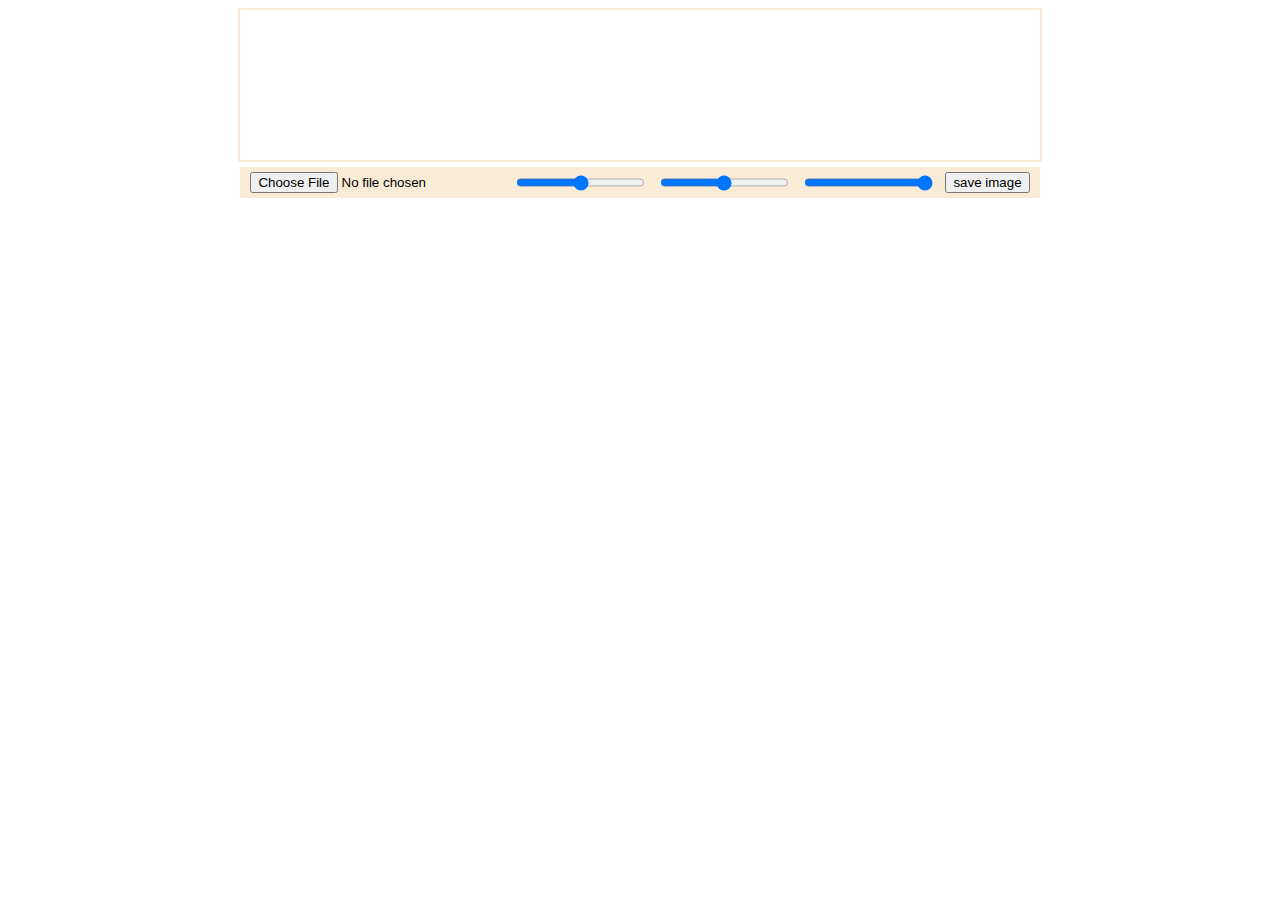
<file: task/src/index.html>
<!DOCTYPE html>
<html lang="en">
<head>
    <meta charset="UTF-8">
    <title>Hypergram</title>
    <link rel="stylesheet" href="style.css">
</head>
<body>
    <main class="main">
        <div class="image-preview">
            <canvas id="canvas">

            </canvas>
        </div>
        <div class="interface">
            <input type="file" id="file-input" accept = "image/*">
            <input type="range" name="Brightness" id="brightness" min="-255" max="255" step="1" >
            <input type="range" name="Contrast" id="contrast" min="-128" max="128" step="1" >
            <input type="range" name="Transparent" id="transparent" min="0" max="1" value="1" step="0.1">
            <button id="save-button">save image</button>
        </div>
        <script src="app.js"></script>
    </main>
</body>
</html>
</file>
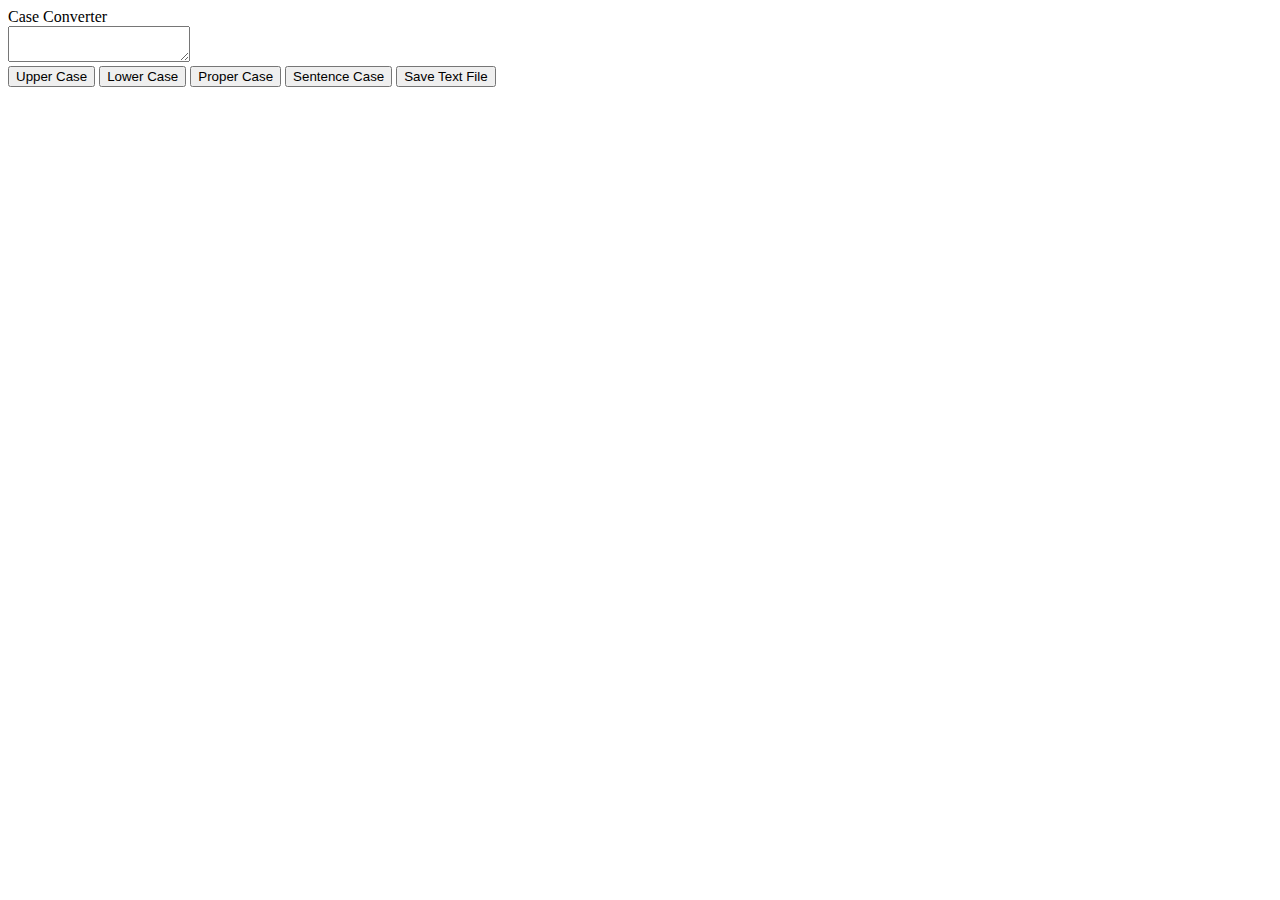
<file: Case Converter/task/src/index.html>
<!doctype html>
<html lang="en">
<head>
    <meta charset="UTF-8">
    <title>Case Converter</title>
</head>
<body>
  <div class="title">Case Converter</div>
  <div>
     <textarea class="textarea">

     </textarea>
  </div>
  <div>
      <button id="upper-case">Upper Case</button>
      <button id="lower-case">Lower Case</button>
      <button id="proper-case">Proper Case</button>
      <button id="sentence-case">Sentence Case</button>
      <button id="save-text-file">Save Text File</button>
  </div>
  <script src="app.js"></script>
</body>
</html>
</file>
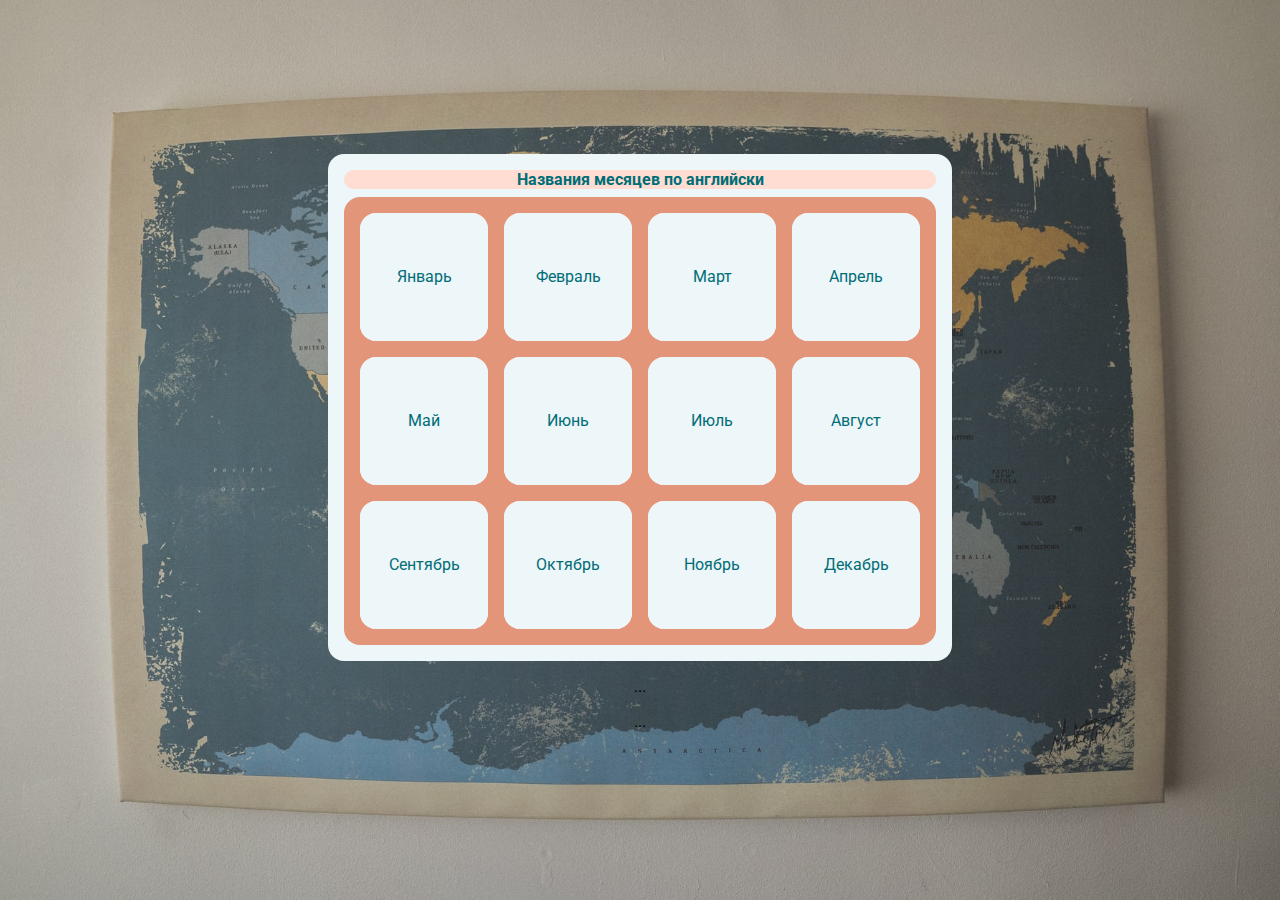
<file: Flashcards/task/src/index.html>
<!DOCTYPE html>
<html lang="en">
<head>
    <meta charset="UTF-8">
    <title>Memory cards game</title>
    <link rel="stylesheet" href="style.css">
</head>
<body>
    <section class="quiz">
        <h1 class="quiz-title">Названия месяцев по английски</h1>
        <div class="quiz-cards">
            <div class="quiz-container">
                <div class="quiz-card card-1">
                    <div class="quiz-card_front card-1"><p>Январь</p></div>
                    <div class="quiz-card_back card-1"><p>January</p></div>
                </div>
            </div>
            <div class="quiz-container">
                <div class="quiz-card card-2">
                    <div class="quiz-card_front card-2"><p>Февраль</p></div>
                    <div class="quiz-card_back card-2"><p>February</p></div>
                </div>
            </div>
            <div class="quiz-container">
                <div class="quiz-card card-3">
                    <div class="quiz-card_front card-3"><p>Март</p></div>
                    <div class="quiz-card_back card-3"><p>March</p></div>
                </div>
            </div>
            <div class="quiz-container">
                <div class="quiz-card card-4">
                    <div class="quiz-card_front card-4"><p>Апрель</p></div>
                    <div class="quiz-card_back card-4"><p>April</p></div>
                </div>
            </div>
            <div class="quiz-container">
                <div class="quiz-card card-5">
                    <div class="quiz-card_front card-5"><p>Май</p></div>
                    <div class="quiz-card_back card-5"><p>May</p></div>
                </div>
            </div>
            <div class="quiz-container">
                <div class="quiz-card card-6">
                    <div class="quiz-card_front card-6"><p>Июнь</p></div>
                    <div class="quiz-card_back card-6"><p>June</p></div>
                </div>
            </div>
            <div class="quiz-container">
                <div class="quiz-card card-7">
                    <div class="quiz-card_front card-7"><p>Июль</p></div>
                    <div class="quiz-card_back card-7"><p>July</p></div>
                </div>
            </div>
            <div class="quiz-container">
                <div class="quiz-card card-8">
                    <div class="quiz-card_front card-8"><p>Август</p></div>
                    <div class="quiz-card_back card-8"><p>August</p></div>
                </div>
            </div>
            <div class="quiz-container">
                <div class="quiz-card card-9">
                    <div class="quiz-card_front card-9"><p>Сентябрь</p></div>
                    <div class="quiz-card_back card-9"><p>September</p></div>
                </div>
            </div>
            <div class="quiz-container">
                <div class="quiz-card card-9">
                    <div class="quiz-card_front card-9"><p>Октябрь</p></div>
                    <div class="quiz-card_back card-9"><p>October</p></div>
                </div>
            </div>
            <div class="quiz-container">
                <div class="quiz-card card-9">
                    <div class="quiz-card_front card-9"><p>Ноябрь</p></div>
                    <div class="quiz-card_back card-9"><p>November</p></div>
                </div>
            </div>
            <div class="quiz-container">
                <div class="quiz-card card-9">
                    <div class="quiz-card_front card-9"><p>Декабрь</p></div>
                    <div class="quiz-card_back card-9"><p>December</p></div>
                </div>
            </div>
        </div>
    </section>
</body>
</html>

<div>
    <div>
        <div class="front">
            <p>
                ...
            </p>
        </div>
        <div class="back" >
            <p>
                ...
            </p>
        </div>
    </div>
</div>
</file>
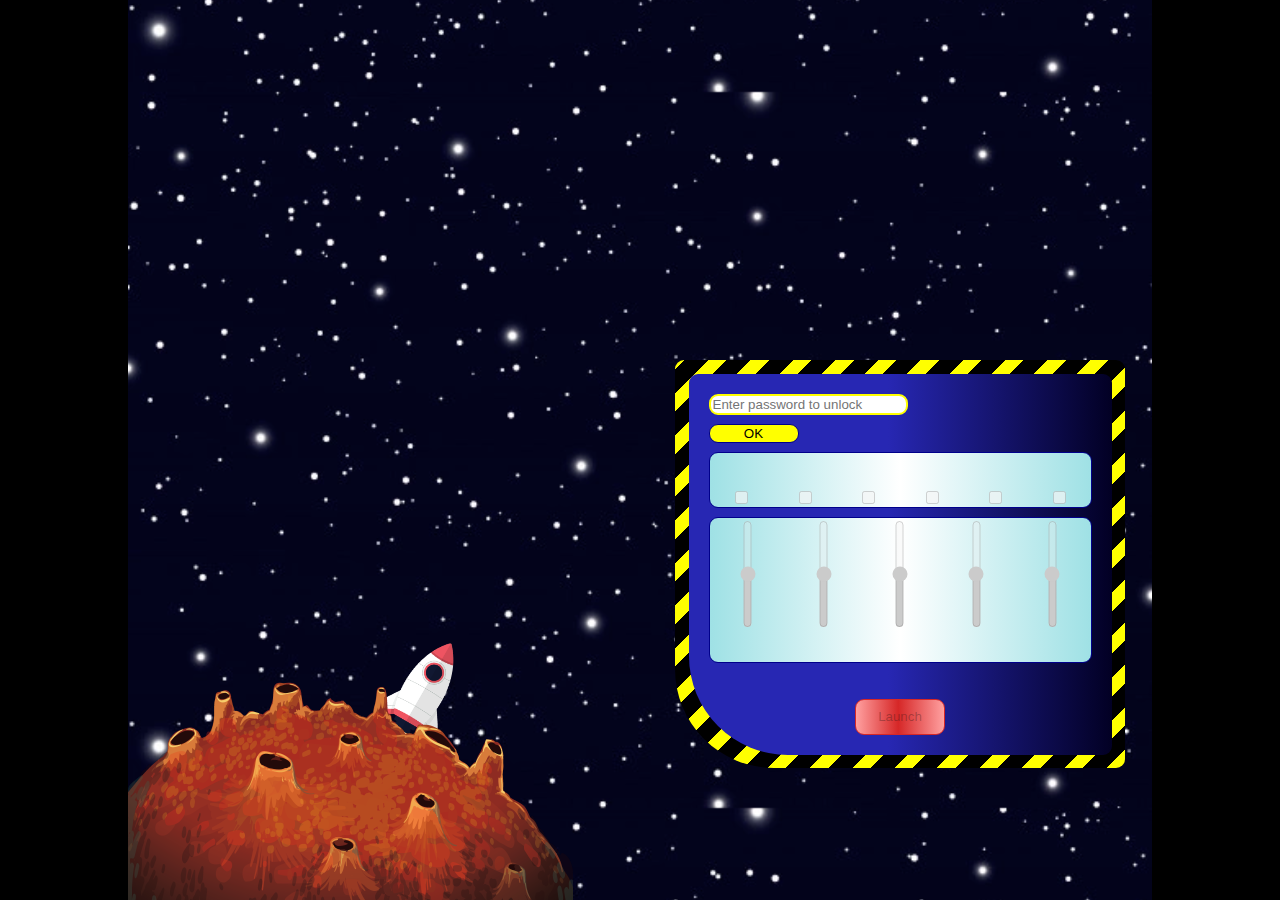
<file: Open Space/task/src/index.html>
<!DOCTYPE html>
<html lang="en">
<head>
    <meta charset="UTF-8">
    <title>Open Space</title>
    <link rel="stylesheet" href="style.css">
    <script src="app.js"></script>
</head>
    <body>
        <div class="space">
            <div class="planet-area">
                <img class="planet" src="img/mars.png" alt="planet mars">
                <img class="rocket" src="img/rocket.png" alt="my rocket">
            </div>
                <div class="control-panel">
                    <div class="control-panel__inner">
<!--                    <div class="control-panel-password">-->
                        <input type="password" class="password-input" placeholder="Enter password to unlock">
                        <input type="button" class="control-panel-button password-button" value="OK">
<!--                    </div>-->
                        <div class="check-buttons">
                            <input type="checkbox" class="check-buttons-checkbox">
                            <input type="checkbox" class="check-buttons-checkbox">
                            <input type="checkbox" class="check-buttons-checkbox">
                            <input type="checkbox" class="check-buttons-checkbox">
                            <input type="checkbox" class="check-buttons-checkbox">
                            <input type="checkbox" class="check-buttons-checkbox">
                        </div>
                        <div class="levers">
                            <input type="range" class="levers-range">
                            <input type="range" class="levers-range">
                            <input type="range" class="levers-range">
                            <input type="range" class="levers-range">
                            <input type="range" class="levers-range">
                        </div>
                    <input type="button" class="control-panel-button launch-button" value="Launch">
                </div>
            </div>
        </div>
    </body>
</html>
</file>
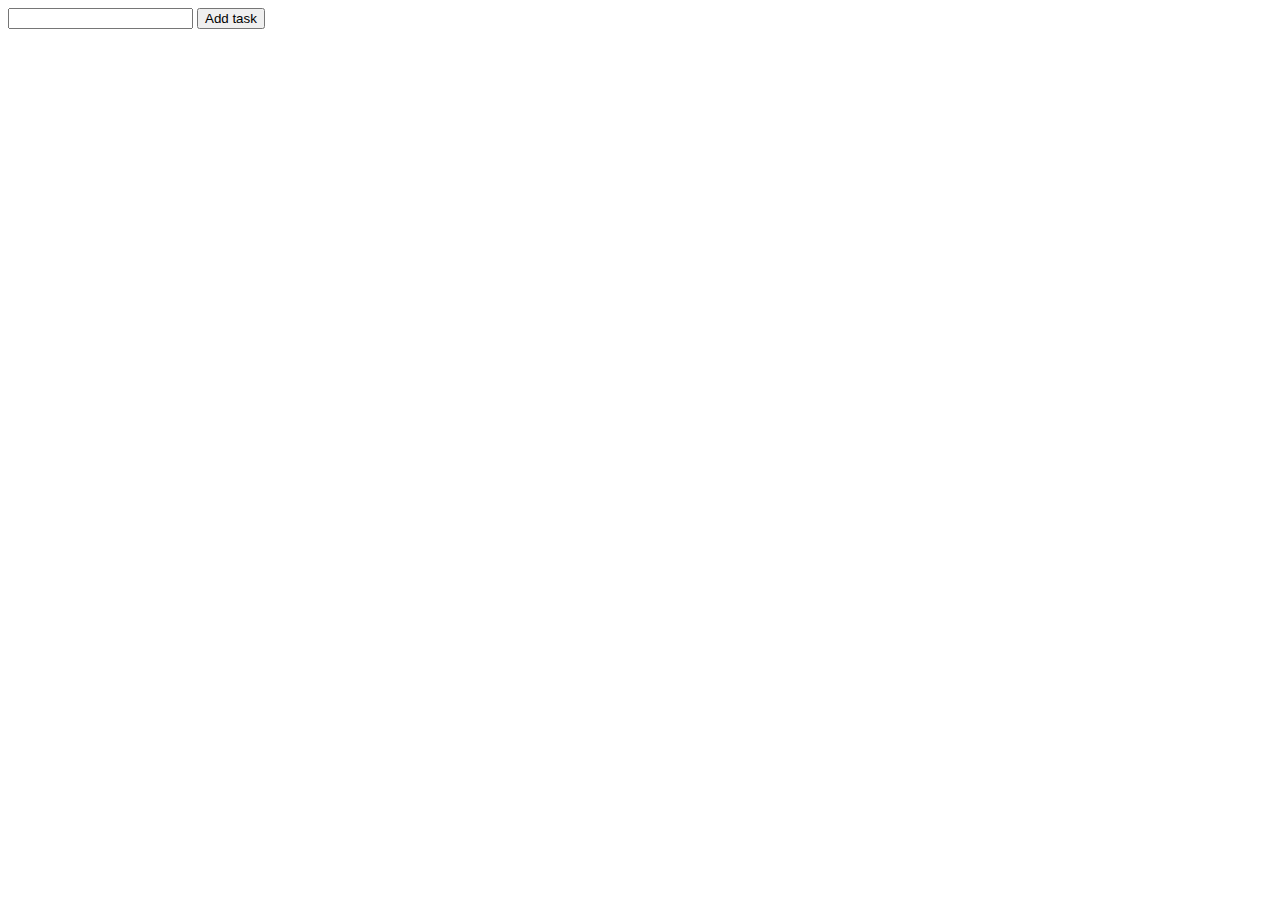
<file: To-Do List/task/src/index.html>
<!doctype html>
<html lang="en">
<head>
    <meta charset="UTF-8">
    <title>To-Do List</title>
    <link rel="stylesheet" href="style.css">
</head>
<body>
    <main>
        <input type="text" id="input-task">
        <button id="add-task-button">Add task</button>
        <ul id="task-list">
<!--            <li>-->
<!--                <input type="checkbox" class="checkbox">-->
<!--                <span class="task">Task 1</span>-->
<!--                <button class="delete-btn"></button>-->
<!--            </li>-->
<!--            <li>-->
<!--                <input type="checkbox" class="checkbox">-->
<!--                <span class="task">Task 2</span>-->
<!--                <button class="delete-btn"></button>-->
<!--            </li>-->
<!--            <li>-->
<!--                <input type="checkbox" class="checkbox">-->
<!--                <span class="task">Task 3</span>-->
<!--                <button class="delete-btn"></button>-->
<!--            </li>-->
        </ul>
    </main>
    <script src="app.js"></script>
</body>
</html>
</file>
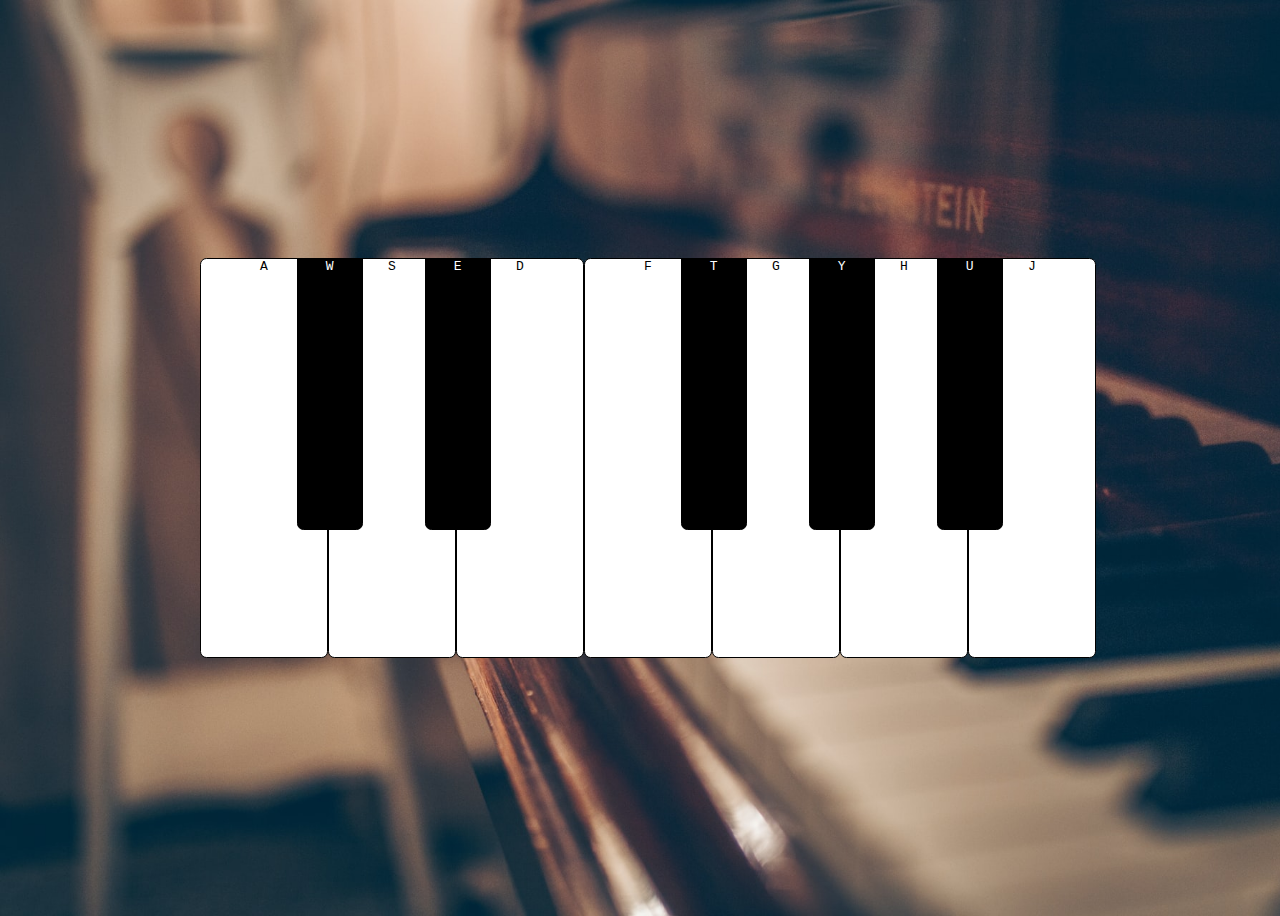
<file: Virtual Piano/task/src/index.html>
<!DOCTYPE html>
<html>
<head>
    <meta charset="utf-8">
    <title>Virtual Piano</title>
    <link rel="stylesheet" href="style.css">
</head>
<body>
    <div class="container">
        <div class="white-keys">
            <kbd class="keyA">A</kbd>
            <kbd class="keyS">S</kbd>
            <kbd class="keyD">D</kbd>
            <kbd class="keyF">F</kbd>
            <kbd class="keyG">G</kbd>
            <kbd class="keyH">H</kbd>
            <kbd class="keyJ">J</kbd>
        </div>
        <div class="black-keys">
            <kbd class="keyW">W</kbd>
            <kbd class="keyE">E</kbd>
            <kbd class="keyT">T</kbd>
            <kbd class="keyY">Y</kbd>
            <kbd class="keyU">U</kbd>
        </div>
    </div>
    <script src="app.js"></script>
</body>
</html>
</file>
<file: task/src/style.css>
.main {
    display: flex;
    flex-direction: column;
    align-items: center;
}
.image-preview {
    display: flex;
    justify-content: center;
    min-width: 800px;
    min-height: auto;
    max-width: 800px;
    max-height: 600px;
    border: 2px solid antiquewhite;
}
#canvas {
    max-width: 100%;
    height: auto;
}
.interface {
    box-sizing: border-box;
    display: flex;
    justify-content: space-around;
    margin-top: 5px;
    padding: 5px;
    background-color: antiquewhite;
    min-width: 800px;
}
</file>
<file: Flashcards/task/src/style.css>
@import url('https://fonts.googleapis.com/css2?family=Roboto:wght@400;700&display=swap');

:root {
    --quiz-color: #edf6f9;
    --quiz-cards-color: #e29578;
    --quiz-card-front-text-color: #006d77;
    --quiz-card-front-color: #edf6f9;
    --quiz-card-back-text-color: #006d77;
    --quiz-card-back-color: #ffddd2;
    --title-font-size: 1em;
    --card-font-size: 18px;
}


body {
    margin: 0 auto;
    max-width: 100vw;
    height: 100vh;
    display: flex;
    flex-direction: column;
    justify-content: center;
    align-items: center;
    background-image: url("img/worldmap.jpg");
    background-position: center;
    background-size: cover;
    background-repeat: no-repeat;
    font-family: 'Roboto', sans-serif;
}

.quiz {
    display: flex;
    flex-direction: column;
    align-items: center;
    padding: 1em;
    border-radius: 1em;
    background-color: var(--quiz-color);
}

.quiz-title {
    width: 100%;
    margin: 0 0 .5em;
    border-radius: 1em;
    color: var(--quiz-card-back-text-color);
    background-color: var(--quiz-card-back-color);
    text-align: center;
    font-size: var(--title-font-size);
}

.quiz-cards {
    justify-content: center;
    display: inline-grid;
    grid-template-columns: 10vw 10vw 10vw 10vw;
    grid-template-rows: 10vw 10vw 10vw ;
    grid-gap: 1em;
    padding: 1em;
    border-radius: 1em;
    background-color: var(--quiz-cards-color);
    grid-template-areas: none;
}

.quiz-card {
    position: relative;
    transition: all 2s ease;
    transform-style: preserve-3d;
    width: 100%;
    height: 100%;
}

.quiz-container {
    position: relative;
    transition: all 2s ease;
    transform-style: preserve-3d;
}

.quiz-container:hover {
    transform: rotateY(180deg);
}

.quiz-card_front, .quiz-card_back {
    position: absolute;
    display: flex;
    justify-content: center;
    align-items: center;
    width: 100%;
    height: 100%;
    border-radius: 1em;
}

.quiz-card_front {
    background-color: var(--quiz-card-front-color);
    color: var(--quiz-card-front-text-color);
    z-index: 2;
    backface-visibility: hidden;
}
.quiz-card_back {
    background-color: var(--quiz-card-back-color);
    color: var(--quiz-card-back-text-color);
    z-index: 1;
    transform: rotateY(180deg);
}
</file>
<file: Open Space/task/src/style.css>
body {
    margin: 0 auto;
    width: 100vw;
    height: 100vh;
    background-color: black;
}
.space {
    position: relative;
    margin: 0 auto;
    width: 80vw;
    height: 100%;
    background-image: url("img/space.png");
    background-size: contain;
    background-position: center;

}

.planet-area {
    position: absolute;
    width: 80vw;
    height: 100%;
    overflow: hidden;
}

.planet {
    position: absolute;
    height: 50vh;
    left: -5px;
    top: 60vh;
    z-index: 1;
}

.rocket {
    position: absolute;
    height: 15vh;
    left: 25vh;
    top: 70vh;
    transform: rotate(30deg);
    animation-duration: 10s;
    animation-name: rocket-start;
    animation-iteration-count: 1;
    animation-play-state: paused;
}

.rocket_start {
    animation-play-state: running;
}

@keyframes rocket-start {
    0% {
        left: 25vh;
        top: 70vh;
        height: 15vh;
    }
    100% {
        left: 100vh;
        top: -1vh;
        height: 10vh;
    }
}

.control-panel {
    width: 50vh;
    position: absolute;
    box-sizing: border-box;
    padding: 1.5vh;
    right: 3vh;
    top: 40vh;
    background: repeating-linear-gradient(-45deg, yellow, yellow 13px, black 0, black 30px);
    border-radius: 1vh 1vh 1vh 11vh;
}
.control-panel__inner{
    padding: 20px;
    display: flex;
    flex-direction: column;
    text-align: center;
    row-gap: 1vh;
    background: linear-gradient(270deg, rgba(2,0,36,1) 0%, rgba(39,39,179,1) 53%);
    border-radius: 1vh 1vh 1vh 11vh;
    /*border-left: 1px solid darkblue;*/
}

.control-panel-password {
    height: 4vh;
    display: flex;
    flex-direction: row;
    justify-content: space-between;
    column-gap: 1vh;
}

.password-input {
    /*flex-grow: 1;*/
    max-width: 50%;
    border-radius: 1vh;
    border: 2px solid yellow;
    color: green;
}

.password-button {
    background-color: yellow;
}

.control-panel-button {
    width: 10vh;
    border-radius: 1vh;
    border: 1px solid darkblue;
}

.check-buttons {
    height: 6vh;
    display: flex;
    flex-direction: row;
    justify-content: space-around;
    align-items: end;
    border-radius: 1vh;
    background: linear-gradient(90deg, rgba(159,225,229,1) 0%, rgba(255,255,255,1) 50%, rgba(159,225,229,1) 100%);
    border: 1px solid darkblue;
}

.check-buttons-checkbox {
    width: 3vh;
}

.levers {
    height: 16vh;
    display: flex;
    flex-direction: row;
    justify-content: space-around;
    border-radius: 1vh;
    background: linear-gradient(90deg, rgba(159,225,229,1) 0%, rgba(255,255,255,1) 50%, rgba(159,225,229,1) 100%);
    border: 1px solid darkblue;

}
.levers-range {
    -webkit-appearance: slider-vertical;
    width: 3vh;
    height: 12vh;
}

.launch-button {
    height: 4vh;
    margin-top: 3vh;
    align-self: center;
    background: linear-gradient(90deg, rgba(255,160,160,1) 0%, rgba(214,39,39,1) 48%, rgba(255,160,160,1) 100%);
    border: 1px solid rgba(214,39,39,1);
}
</file>
<file: To-Do List/task/src/style.css>
/*.checkbox + span{*/
/*    text-decoration: none;*/
/*}*/


/*.checkbox:checked + span{*/
/*    text-decoration: line-through;*/
/*}*/

.strikethrough {
    text-decoration: line-through;
}
</file>
<file: Virtual Piano/task/src/style.css>
body {
    display: flex;
    flex-direction: column;
    justify-content: center;
    align-items: center;
    width: 100vw;
    height: 100vh;
    background-color: cornsilk;
    background-image: url("img/piano.jpg");
    background-size: cover;
    overflow: hidden;
    /*min-width: 800px;*/
}

.container {
    position: relative;
    display: flex;
    flex-wrap: nowrap;
}
.white-keys {
    display: flex;
    flex-wrap: nowrap;
}

.white-keys kbd{
    position: relative;
    box-sizing: border-box;
    display: inline-block;
    width: 10vw;
    height: 400px;
    background-color: white;
    border: .1vw solid black;
    border-radius: .5vw;
    text-align: center;
    margin: auto;
}
/*.white-keys kbd p {*/
/*    position: absolute;*/
/*    top: 50%;*/
/*    left: 50%;*/
/*    !*bottom: 10%;*!*/
/*}*/
.black-keys {
    position: absolute;
}
.black-keys kbd{
    position: absolute;
    display: inline-block;
    width: 5vw;
    height: 270px;
    background-color: black;
    color: white;
    border: .1vw solid black;
    border-radius: 0 0 .5vw .5vw;
    text-align: center;
}
.black-keys kbd[class="keyU"] {
    right: -62.7vw;
}

.black-keys kbd[class="keyY"] {
    right: -52.7vw;
}

.black-keys kbd[class="keyT"] {
    right: -42.7vw;
}

.black-keys kbd[class="keyE"] {
    right: -22.7vw;
}

.black-keys kbd[class="keyW"] {
    right: -12.7vw;
}
</file>
